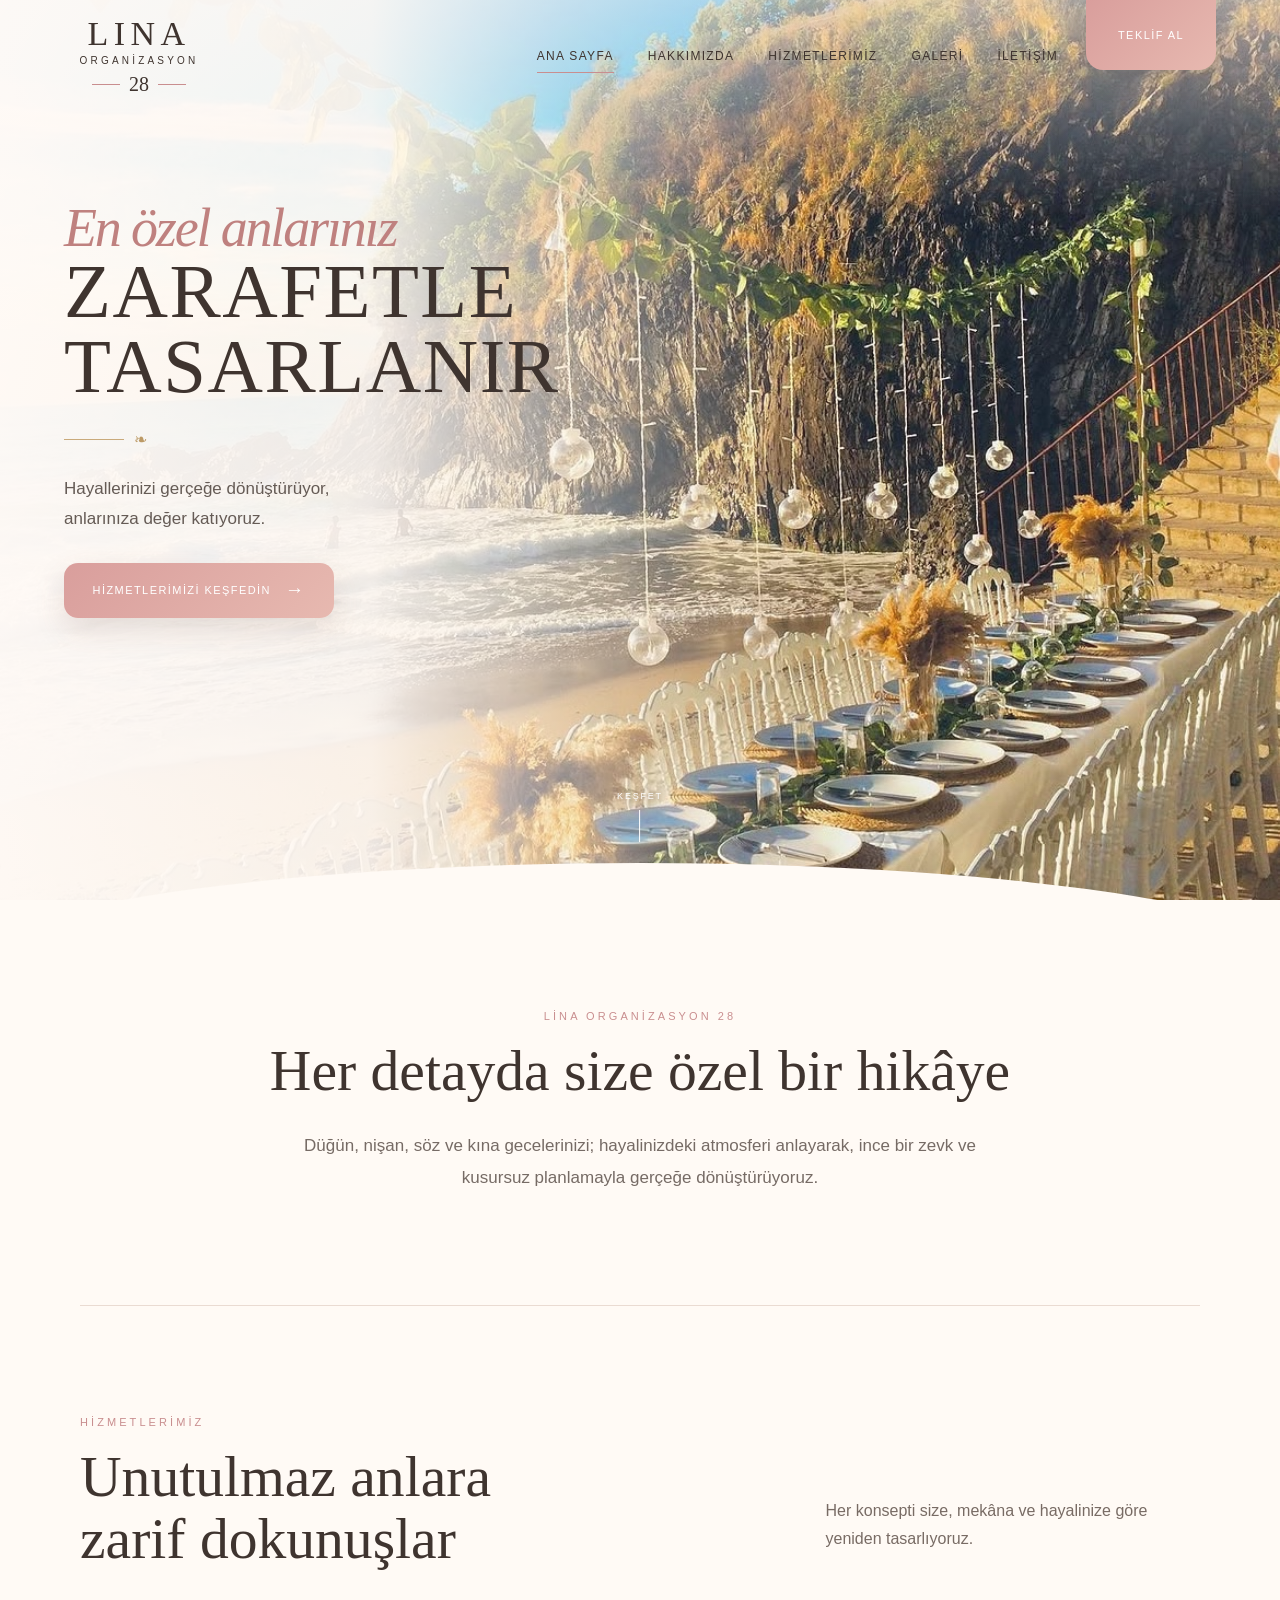
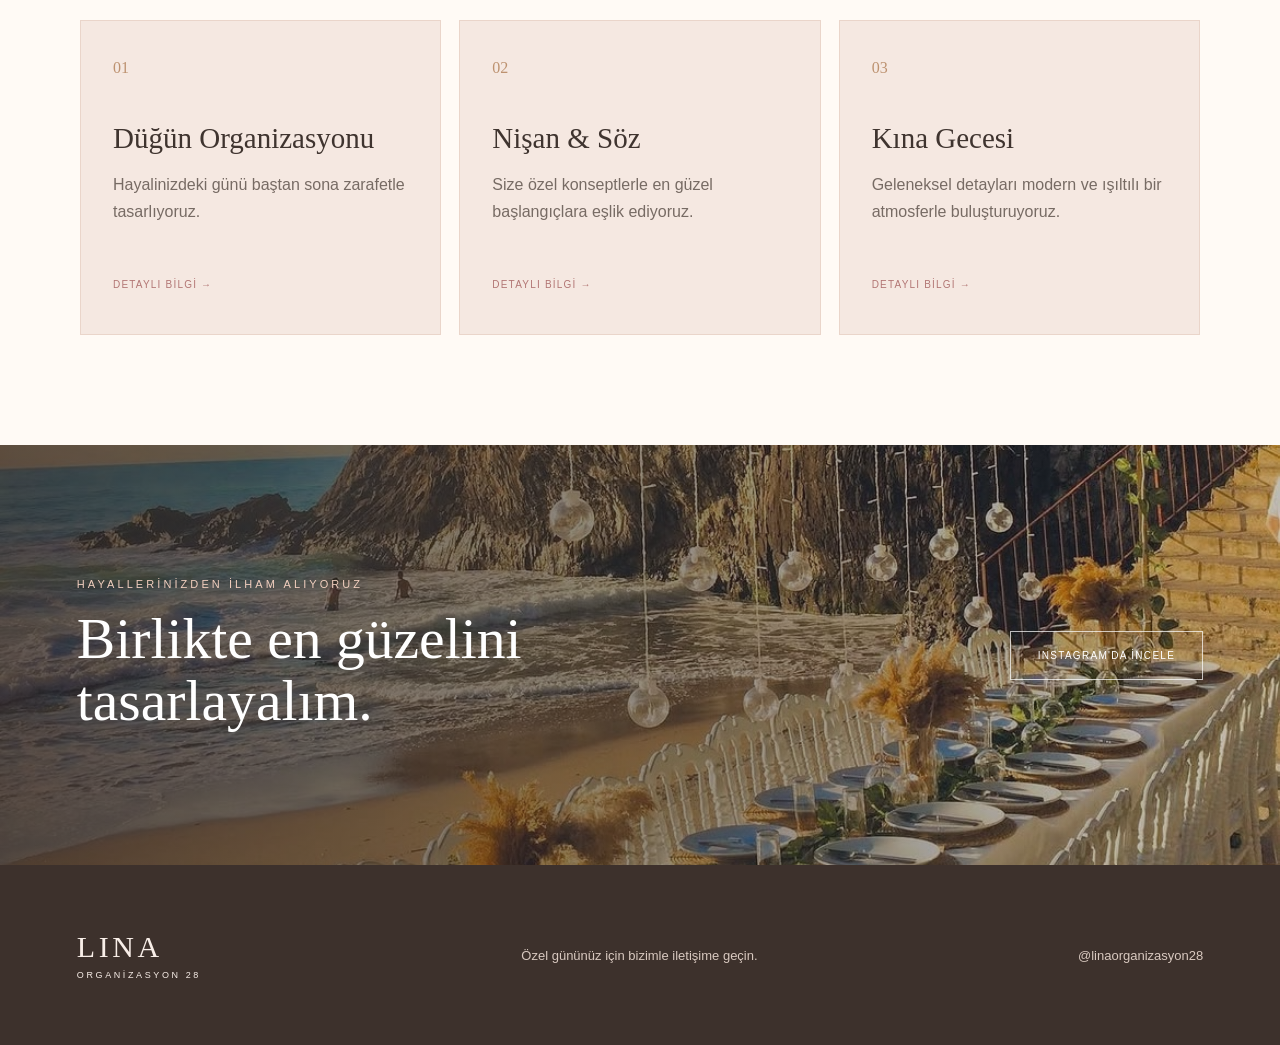
<file: lina-organizasyon-github/index.html>
<!doctype html>
<html lang="tr">
<head>
  <meta charset="UTF-8"><meta name="viewport" content="width=device-width,initial-scale=1">
  <meta name="description" content="Lina Organizasyon 28 - Düğün, nişan, söz ve kına organizasyonları.">
  <title>Lina Organizasyon 28</title><link rel="stylesheet" href="style.css">
</head>
<body>
  <main>
    <section class="hero" id="anasayfa"><div class="hero-photo"></div><div class="hero-wash"></div>
      <header class="site-header">
        <a class="brand" href="#anasayfa"><span class="brand-name">LINA</span><span class="brand-sub">ORGANİZASYON</span><span class="brand-year"><i></i>28<i></i></span></a>
        <nav class="desktop-nav"><a class="active" href="#anasayfa">Ana Sayfa</a><a href="#hakkimizda">Hakkımızda</a><a href="#hizmetler">Hizmetlerimiz</a><a href="#galeri">Galeri</a><a href="#iletisim">İletişim</a></nav>
        <a class="header-cta" href="#iletisim">Teklif Al</a>
      </header>
      <div class="hero-content"><p class="script-line">En özel anlarınız</p><h1>Zarafetle<br>Tasarlanır</h1><div class="flourish"><span></span>❧</div><p class="hero-copy">Hayallerinizi gerçeğe dönüştürüyor,<br>anlarınıza değer katıyoruz.</p><a class="primary-cta" href="#hizmetler">Hizmetlerimizi Keşfedin <span>→</span></a></div>
      <a class="scroll-cue" href="#hakkimizda"><span>Keşfet</span><i></i></a><div class="hero-curve"></div>
    </section>
    <section class="intro section" id="hakkimizda"><p class="eyebrow">Lina Organizasyon 28</p><h2>Her detayda size özel bir hikâye</h2><p class="section-copy">Düğün, nişan, söz ve kına gecelerinizi; hayalinizdeki atmosferi anlayarak, ince bir zevk ve kusursuz planlamayla gerçeğe dönüştürüyoruz.</p></section>
    <section class="services section" id="hizmetler"><div class="section-heading"><div><p class="eyebrow">Hizmetlerimiz</p><h2>Unutulmaz anlara<br>zarif dokunuşlar</h2></div><p>Her konsepti size, mekâna ve hayalinize göre yeniden tasarlıyoruz.</p></div><div class="service-grid">
      <article class="service-card"><span>01</span><h3>Düğün Organizasyonu</h3><p>Hayalinizdeki günü baştan sona zarafetle tasarlıyoruz.</p><a href="#iletisim">Detaylı bilgi →</a></article>
      <article class="service-card"><span>02</span><h3>Nişan & Söz</h3><p>Size özel konseptlerle en güzel başlangıçlara eşlik ediyoruz.</p><a href="#iletisim">Detaylı bilgi →</a></article>
      <article class="service-card"><span>03</span><h3>Kına Gecesi</h3><p>Geleneksel detayları modern ve ışıltılı bir atmosferle buluşturuyoruz.</p><a href="#iletisim">Detaylı bilgi →</a></article>
    </div></section>
    <section class="gallery-banner" id="galeri"><div><p class="eyebrow">Hayallerinizden ilham alıyoruz</p><h2>Birlikte en güzelini tasarlayalım.</h2></div><a class="light-cta" href="https://www.instagram.com/linaorganizasyon28/" target="_blank" rel="noopener">Instagram'da İncele</a></section>
    <footer id="iletisim"><div class="footer-brand">LINA <span>ORGANİZASYON 28</span></div><p>Özel gününüz için bizimle iletişime geçin.</p><a href="https://www.instagram.com/linaorganizasyon28/" target="_blank" rel="noopener">@linaorganizasyon28</a></footer>
  </main><script src="scripts.js"></script>
</body></html>
</file>
<file: lina-organizasyon-github/style.css>
:root{--ink:#3f342f;--rose:#c98e8f;--ivory:#fffaf5}*{box-sizing:border-box}html{scroll-behavior:smooth}body{margin:0;background:var(--ivory);color:var(--ink);font-family:"Trebuchet MS",Arial,sans-serif}a{color:inherit;text-decoration:none}
.hero{position:relative;min-height:790px;height:100svh;max-height:940px;overflow:hidden;background:#eee0d8;isolation:isolate}.hero-photo{position:absolute;inset:0;background:url('images/lina-sahil.jpeg') center 53%/cover no-repeat;z-index:-3}.hero-wash{position:absolute;inset:0;z-index:-2;background:linear-gradient(90deg,rgba(255,250,246,.98),rgba(255,249,244,.91) 29%,rgba(255,249,244,.5) 44%,rgba(255,249,244,.06) 64%),linear-gradient(180deg,rgba(255,249,244,.55),transparent 24%)}
.site-header{width:min(1180px,90%);margin:auto;height:112px;display:grid;grid-template-columns:190px 1fr 130px;align-items:center;gap:28px}.brand{text-align:center;justify-self:start;line-height:1;min-width:150px}.brand-name{display:block;font:400 34px/1 Georgia,serif;letter-spacing:.16em}.brand-sub{display:block;margin-top:5px;font-size:10px;letter-spacing:.32em}.brand-year{display:flex;align-items:center;justify-content:center;gap:9px;margin-top:7px;font:20px Georgia,serif}.brand-year i{width:28px;height:1px;background:var(--rose)}
.desktop-nav{display:flex;justify-content:flex-end;gap:34px;align-items:center;font-size:12px;letter-spacing:.11em;text-transform:uppercase}.desktop-nav a{position:relative;padding:15px 0;white-space:nowrap}.desktop-nav a:after{content:"";position:absolute;left:0;right:100%;bottom:5px;height:1px;background:var(--rose);transition:.25s}.desktop-nav a:hover:after,.desktop-nav a.active:after{right:0}
.header-cta,.primary-cta{background:linear-gradient(135deg,#d99e9c,#e7b9b0);color:white;text-transform:uppercase;letter-spacing:.13em;font-size:11px;display:flex;align-items:center;justify-content:center;box-shadow:0 12px 30px rgba(124,79,70,.15)}.header-cta{align-self:start;min-height:70px;border-radius:0 0 17px 17px}.hero-content{width:min(1180px,90%);margin:85px auto 0}.script-line{margin:0 0 -5px;color:#bf817f;font:italic 54px/1.15 "Segoe Script","Brush Script MT",cursive;letter-spacing:-.04em}.hero h1{margin:0;max-width:580px;font:400 clamp(58px,6vw,86px)/.98 Georgia,"Times New Roman",serif;letter-spacing:.02em;text-transform:uppercase}
.flourish{display:flex;align-items:center;gap:10px;color:#bc9a66;margin:25px 0;width:110px}.flourish span{width:60px;height:1px;background:#c9aa7b}.hero-copy{font:17px/1.8 Arial,sans-serif;color:#655b55;margin-bottom:28px}.primary-cta{width:270px;min-height:55px;border-radius:14px;transition:.25s}.primary-cta span{margin-left:14px;font-size:19px}.primary-cta:hover{transform:translateY(-3px);box-shadow:0 16px 36px rgba(124,79,70,.24)}.scroll-cue{position:absolute;bottom:58px;left:50%;transform:translateX(-50%);display:flex;flex-direction:column;align-items:center;gap:9px;color:white;text-shadow:0 1px 8px #6d5548;font-size:9px;letter-spacing:.2em;text-transform:uppercase;z-index:2}.scroll-cue i{width:1px;height:32px;background:white}.hero-curve{position:absolute;z-index:1;left:-5%;right:-5%;height:115px;bottom:-78px;background:var(--ivory);border-radius:50% 50% 0 0/100% 100% 0 0}
.section{width:min(1120px,88%);margin:auto;padding:110px 0}.intro{text-align:center;max-width:850px}.eyebrow{margin:0 0 18px;color:var(--rose);text-transform:uppercase;letter-spacing:.28em;font-size:11px}h2{margin:0;font:400 clamp(39px,4.5vw,64px)/1.08 Georgia,serif}.section-copy{max-width:700px;margin:28px auto 0;font:17px/1.9 Arial,sans-serif;color:#766b65}.services{border-top:1px solid #eadbd2}.section-heading{display:grid;grid-template-columns:1.3fr .7fr;align-items:end;gap:50px;margin-bottom:50px}.section-heading>p{color:#786b64;line-height:1.8}
.service-grid{display:grid;grid-template-columns:repeat(3,1fr);gap:18px}.service-card{background:#f5e8e1;min-height:315px;padding:38px 32px;border:1px solid #ead5ca;transition:.3s}.service-card:hover{transform:translateY(-7px);background:#f0ddd4}.service-card>span{color:#bd9270;font:16px Georgia,serif}.service-card h3{margin:45px 0 16px;font:29px Georgia,serif}.service-card p{color:#776b64;line-height:1.7;min-height:72px}.service-card a{display:inline-block;margin-top:20px;color:#b27674;text-transform:uppercase;letter-spacing:.12em;font-size:10px}
.gallery-banner{min-height:420px;padding:90px max(6vw,30px);display:flex;align-items:center;justify-content:space-between;gap:40px;color:white;background:linear-gradient(90deg,rgba(48,38,32,.76),rgba(48,38,32,.25)),url('images/lina-sahil.jpeg') center 64%/cover}.gallery-banner .eyebrow{color:#f2cfbf}.gallery-banner h2{max-width:690px}.light-cta{border:1px solid rgba(255,255,255,.7);padding:18px 27px;text-transform:uppercase;letter-spacing:.13em;font-size:10px;white-space:nowrap}footer{padding:65px 6vw;background:#3d312c;color:#f8eee8;display:flex;align-items:center;justify-content:space-between;gap:30px}.footer-brand{font:30px Georgia,serif;letter-spacing:.12em}.footer-brand span{display:block;font:9px Arial,sans-serif;letter-spacing:.29em;margin-top:6px}footer p,footer a{color:#d9c9c0;font-size:13px}
@media(max-width:900px){.site-header{grid-template-columns:150px 1fr;height:95px}.desktop-nav{display:none}.header-cta{justify-self:end;width:105px;min-height:58px}.hero{min-height:700px;max-height:none}.hero-wash{background:linear-gradient(90deg,rgba(255,249,244,.96),rgba(255,249,244,.68) 62%,rgba(255,249,244,.15))}.hero-content{margin-top:85px}.script-line{font-size:42px}.hero h1{font-size:58px}.section-heading{grid-template-columns:1fr}.service-grid{grid-template-columns:1fr}}
@media(max-width:600px){.hero{height:790px}.hero-photo{background-position:61% center}.hero-wash{background:linear-gradient(180deg,rgba(255,249,244,.97),rgba(255,249,244,.82) 48%,rgba(255,249,244,.18) 82%)}.site-header{width:88%;grid-template-columns:1fr auto}.brand-name{font-size:27px}.brand-sub{font-size:8px}.hero-content{width:88%;margin-top:88px}.script-line{font-size:36px}.hero h1{font-size:49px}.hero-copy{font-size:15px}.primary-cta{width:245px}.section{padding:80px 0}.gallery-banner{min-height:500px;align-items:flex-end;flex-direction:column;justify-content:flex-end}footer{align-items:flex-start;flex-direction:column}}
</file>
